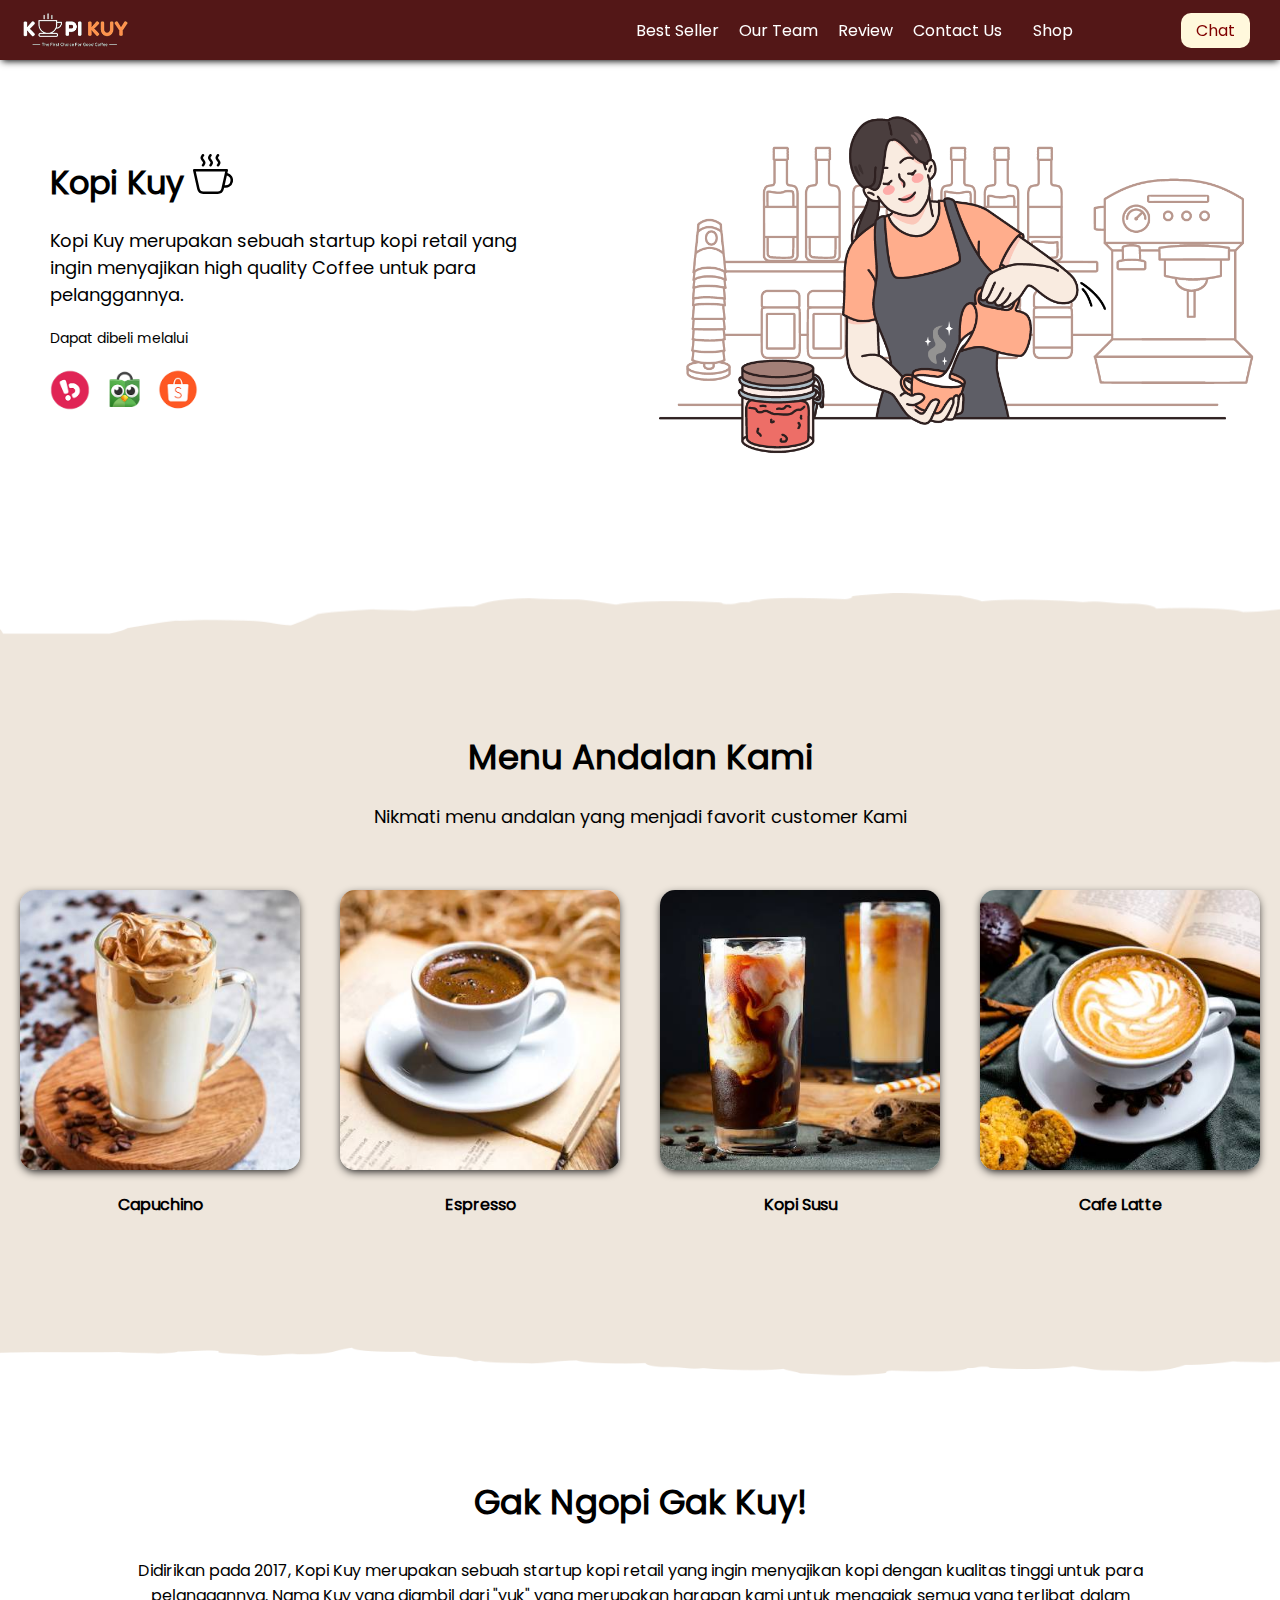
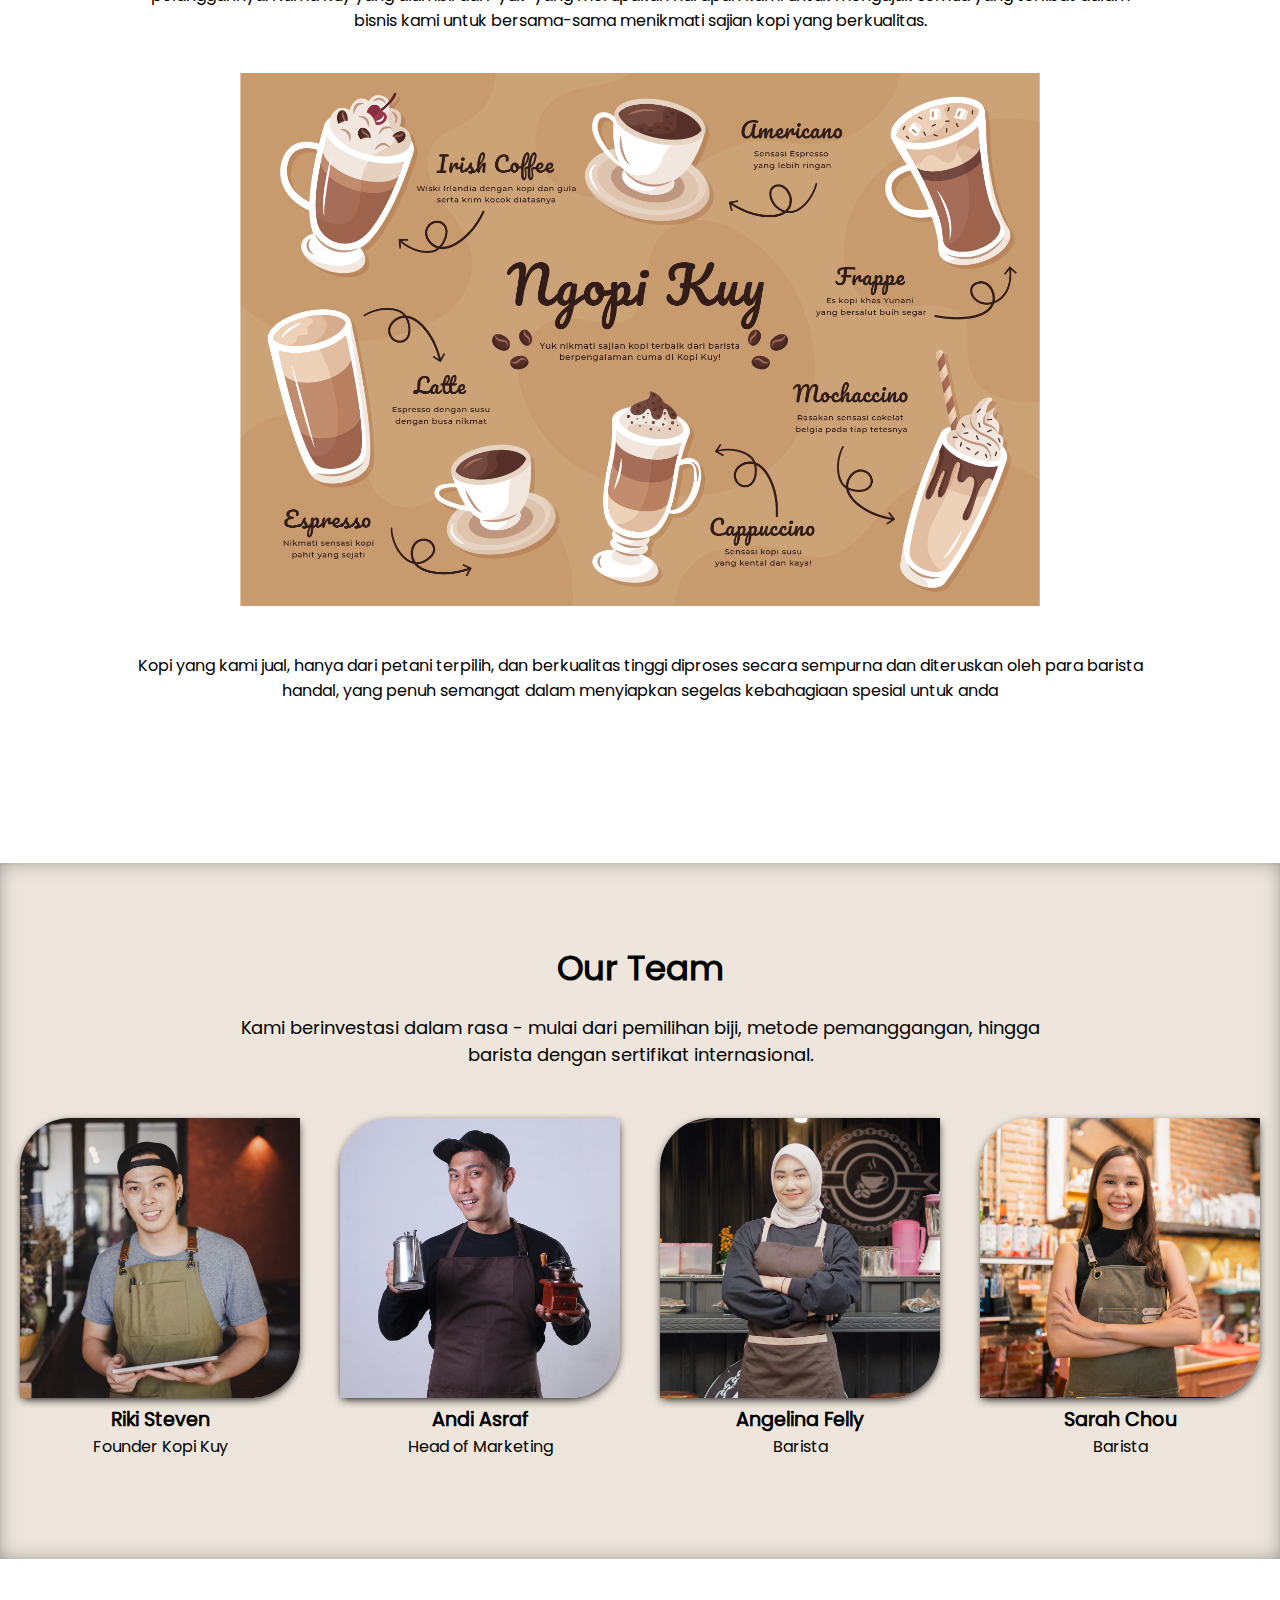
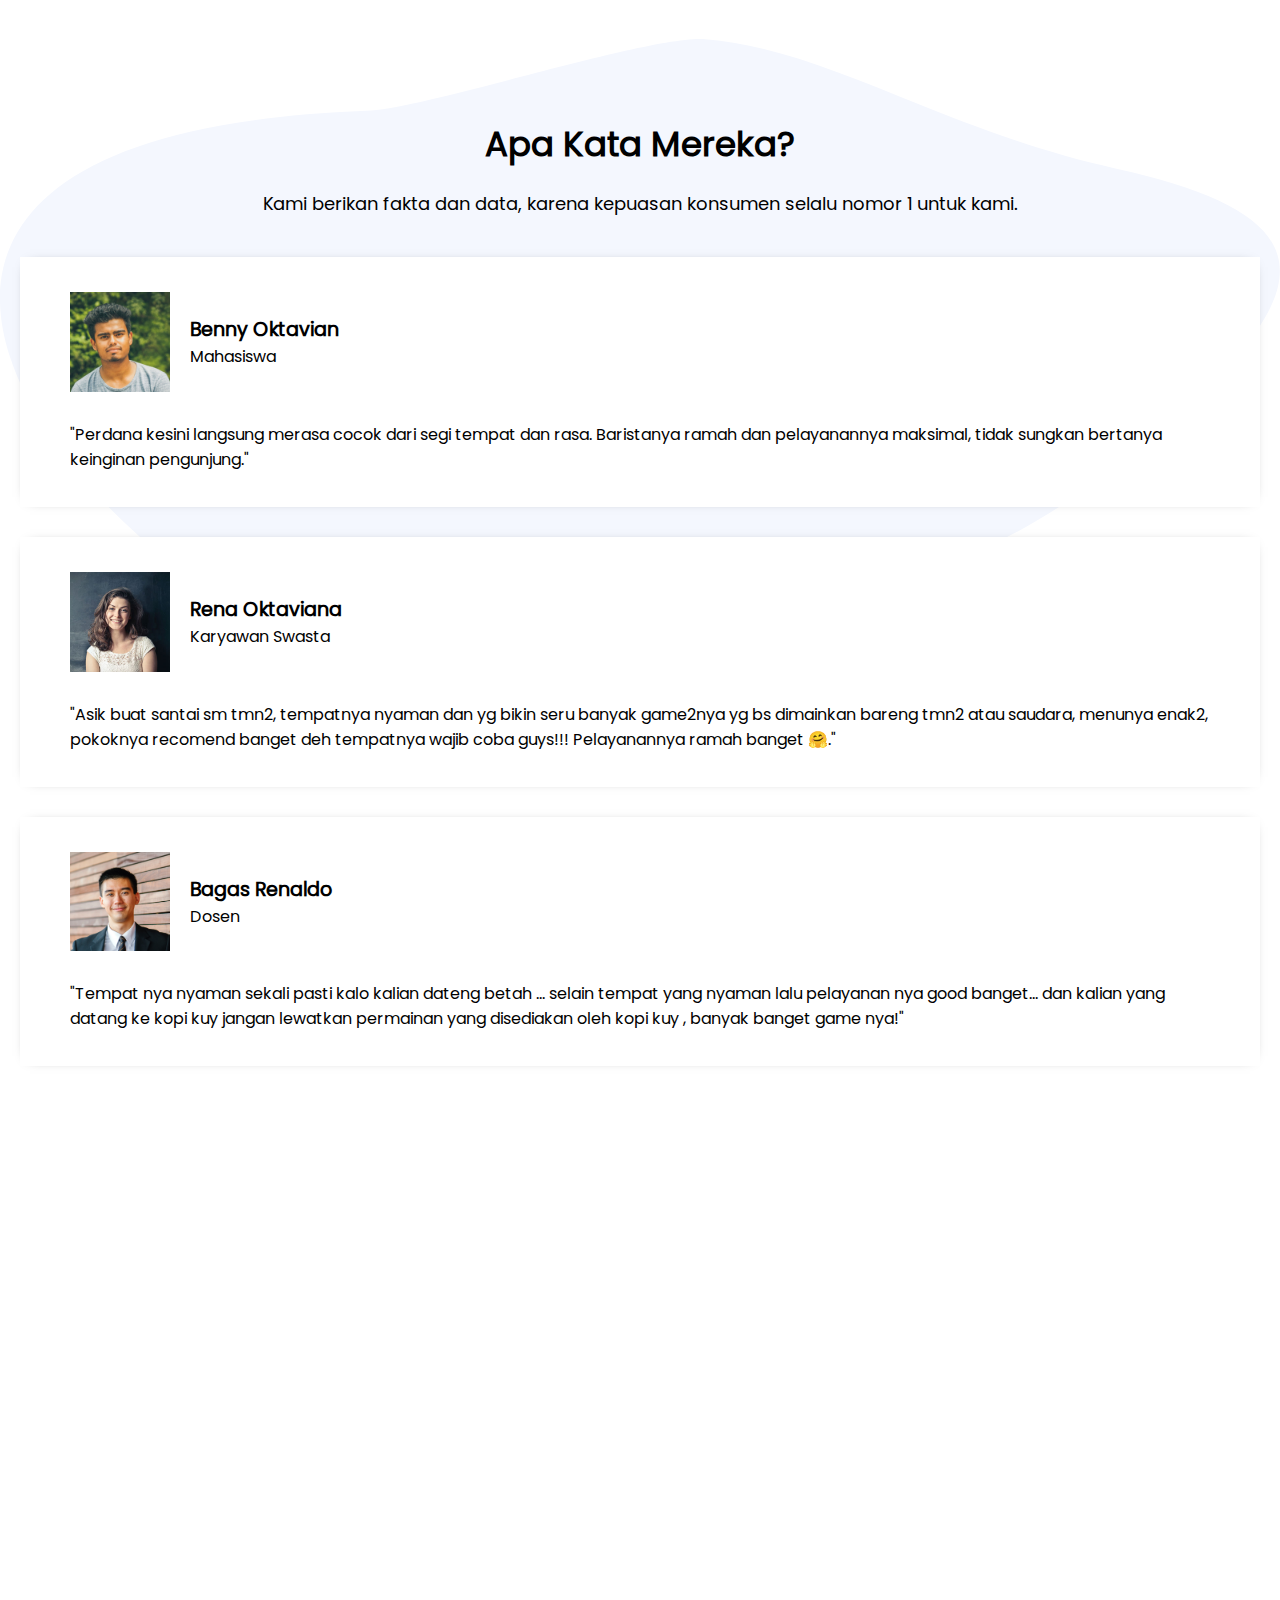
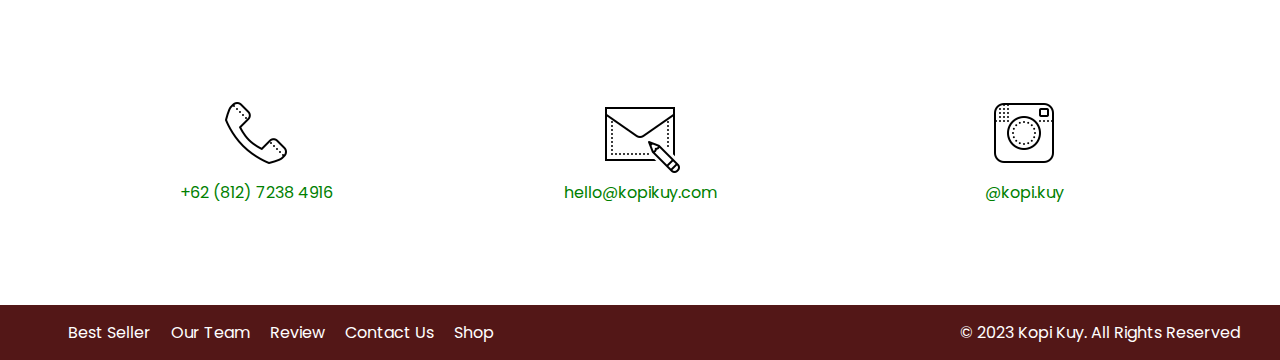
<file: index.html>
<!DOCTYPE html>
<html lang="id">

<head>
    <meta charset="UTF-8">
    <meta http-equiv="X-UA-Compatible" content="IE=edge">
    <meta name="viewport" content="width=device-width, initial-scale=1.0">
    <link rel="shortcut icon" href="images/favicon.ico" type="image/x-icon">
    <title>Website Kopi Kuy</title>
    <link rel="stylesheet" href="css/style.css">
</head>

<body>
    <nav>
        <div class="baris">
            <img class="logo" src="images/logo/logo_kuy.png">
            <div class="navigasi">
                <a href="#best-seller">Best Seller</a>
                <a href="#our-team">Our Team</a>
                <a href="#review">Review</a>
                <a href="#contact-us">Contact Us</a>
            </div>
            <a class="shop" href="produk.html">Shop</a>
            <a class="chat" href="https://wa.me/6281272384916?text=Halo saya mau beli kopi" target="_blank">Chat</a>
        </div>
    </nav>

    <!-- Tulis Kode Setelah panah di bawah ini -->
    <header>
        <div class="baris">
            <div class="col-kiri">
                <h1 class="judul-header">Kopi Kuy <img src="images/icon/icon_kopi.svg"></h1>
    
                <p class="subjudul-header">Kopi Kuy merupakan sebuah startup kopi retail yang ingin menyajikan high
                    quality Coffee untuk para pelanggannya.</p>
                <p class="dapat-dibeli">Dapat dibeli melalui</p>
    
                <div class="olshop">
                    <img src="images/logo/logo_bukalapak.png" alt="">
                    <img src="images/logo/logo_tokopedia.png" alt="">
                    <img src="images/logo/logo_shopee.png" alt="">
                </div>
            </div>
    
            <img class="col-kanan" src="images/header/header1.png">
        </div>
    </header>

<section id="best-seller" class="best-seller">
    <h2 class="judul-best-seller">Menu Andalan Kami</h2>
    <p class="subjudul-best-seller">Nikmati menu andalan yang menjadi favorit customer Kami</p>

    <div class="baris">
        <div class="col-produk">
            <img src="images/produk/product_capuchino.jpg" alt="">
            <p class="nama-produk">Capuchino</p>
        </div>
        <div class="col-produk">
            <img src="images/produk/product_espresso.jpg" alt="">
            <p class="nama-produk">Espresso</p>
        </div>
        <div class="col-produk">
            <img src="images/produk/product_kopi_susu.jpg" alt="">
            <p class="nama-produk">Kopi Susu</p>
        </div>
        <div class="col-produk">
            <img src="images/produk/product_latte.jpg" alt="">
            <p class="nama-produk">Cafe Latte</p>
        </div>
    </div>
</section>

<section class="about-us" id="about-us">
    <h2 class="judul-about-us">
        Gak Ngopi Gak Kuy!
    </h2>
    <p class="tentang-about-us">
        Didirikan pada 2017, Kopi Kuy merupakan sebuah startup kopi retail 
    yang ingin menyajikan kopi dengan kualitas tinggi untuk para pelanggannya. 
    Nama Kuy yang diambil dari "yuk" yang merupakan harapan kami untuk mengajak semua 
    yang terlibat dalam bisnis kami untuk bersama-sama menikmati sajian kopi yang berkualitas.
    </p>
    <img src="images/aset_kopi_jumbo.png" alt="">
    <p class="penjelasan-about-us">
        Kopi yang kami jual, hanya dari petani terpilih, dan berkualitas tinggi diproses 
    secara sempurna dan diteruskan oleh para barista handal, yang penuh semangat 
    dalam menyiapkan segelas kebahagiaan spesial untuk anda
    </p>
</section>

<section class="our-team" id="our-team">
    <h2 class="judul-team">Our Team</h2>
    <p class="subjudul-team">Kami berinvestasi dalam rasa - mulai dari pemilihan biji, metode pemanggangan,
        hingga barista dengan sertifikat internasional. </p>

    <div class="baris">
        <div class="col-team">
            <img src="images/team/team1.jpg">
            <h3>Riki Steven</h3>
            <p>Founder Kopi Kuy</p>
        </div>
        <div class="col-team">
            <img src="images/team/team2.jpg">
            <h3>Andi Asraf</h3>
            <p>Head of Marketing</p>
        </div>

        <div class="col-team">
            <img src="images/team/team3.jpg">
            <h3>Angelina Felly</h3>
            <p>Barista</p>
        </div>

        <div class="col-team">
            <img src="images/team/team4.jpg">
            <h3>Sarah Chou</h3>
            <p>Barista</p>
        </div>
    </div>
</section>

<section id="review" class="review">
    <h2 class="judul-review">Apa Kata Mereka?</h2>

    <p class="subjudul-review">Kami berikan fakta dan data, karena kepuasan konsumen selalu nomor 1 untuk kami.</p>

    <div class="baris">
        <div class="col-review">
            <div class="profile">
                <img src="images/customer/customer1.jpg">
                <div class="nama-profile">
                    <h3>Benny Oktavian</h3>
                    <p>Mahasiswa</p>
                </div>
            </div>
            <p class="testimoni">"Perdana kesini langsung merasa cocok dari segi tempat dan rasa. Baristanya ramah
                dan pelayanannya maksimal, tidak sungkan bertanya keinginan pengunjung."</p>
        </div>
        <div class="col-review">
            <div class="profile">
                <img src="images/customer/customer2.jpg">
                <div class="nama-profile">
                    <h3>Rena Oktaviana</h3>
                    <p>Karyawan Swasta</p>
                </div>
            </div>
            <p class="testimoni">"Asik buat santai sm tmn2, tempatnya nyaman dan yg bikin seru banyak game2nya yg bs
                dimainkan bareng tmn2 atau saudara, menunya enak2, pokoknya recomend banget deh
                tempatnya wajib coba guys!!! Pelayanannya ramah banget 🤗."</p>
        </div>
        <div class="col-review">
            <div class="profile">
                <img src="images/customer/customer3.jpg">
                <div class="nama-profile">
                    <h3>Bagas Renaldo</h3>
                    <p>Dosen</p>
                </div>
            </div>
            <p class="testimoni">"Tempat nya nyaman sekali pasti kalo kalian dateng betah ... selain tempat yang
                nyaman lalu pelayanan nya good banget... dan kalian yang datang ke kopi kuy jangan
                lewatkan permainan yang disediakan oleh kopi kuy , banyak banget game nya!"</p>
        </div>
    </div>
</section>

<section class="contact-us" id="contact-us">
    <iframe
        src="https://www.google.com/maps/embed?pb=!1m14!1m8!1m3!1d7932.741866032694!2d106.668581!3d-6.214715!3m2!1i1024!2i768!4f13.1!3m3!1m2!1s0x2e69f9912c7f297b%3A0xe5a3a671dae861ab!2sKopi%20kuy!5e0!3m2!1sid!2sid!4v1680617229460!5m2!1sid!2sid"
        width="100%" height="300" style="border:0;" allowfullscreen="" loading="lazy"
        referrerpolicy="no-referrer-when-downgrade"></iframe>
    <div class="baris">
        <div class="col-kontak">
            <img src="images/icon/icon_phone.png">
            <p>+62 (812) 7238 4916</p>
        </div>
        <div class="col-kontak">
            <img src="images/icon/icon_mail.png">
            <p>hello@kopikuy.com</p>
        </div>
        <div class="col-kontak">
            <img src="images/icon/icon_instagram.png">
            <a href="https://www.instagram.com/fa1zar/" role="button">
                <p>@kopi.kuy</p>
            </a>
        </div>
    </div>
</section>

<footer>
    <div class="baris">
        <div class="navigasi">
            <a href="#best-seller">Best Seller</a>
            <a href="#our-team">Our Team</a>
            <a href="#review">Review</a>
            <a href="#contact-us">Contact Us</a>
            <a href="produk.html">Shop</a>
        </div>
        <p class="copyright">© 2023 Kopi Kuy. All Rights Reserved</p>
    </div>
</footer>
    <!--
        Kode HTML tidak boleh lewat dari batas ini
        Pastikan setiap section di tutup
        misalnya kode best-seller harus ada
        di bawah kode </header> (perhatikan ada garis miringnya
        dan setiap section harus setelah kode </section>
        jangan menulis section di dalam section
    -->

</body>
</html>
</file>
<file: css/style.css>
/* Pengaturan Global */

/* Mendaftarkan font ke dalam CSS, dan memberi nama family */
@font-face {
   font-family: 'Poppins';
   src: url(../fonts/poppins.woff2);
}

* {
   box-sizing: border-box;
   margin: 0;
   padding: 0;
}

html {
   /* agar scroll ketika klik pada navigasi menjadi halus */
   scroll-behavior: smooth;
}

body {
   /* mendaftarkan semua teks pada body menjadi family Poppins */
   font-family: 'Poppins';
}

a {
   /* menghilangkan garis bawah pada link */
   text-decoration: none;

   /* menghilangkan warna bawaan pada link */
   color: unset;
}

h2 {
   /* mengatur ukuran huruf ke 34 pixel */
   font-size: 34px;
}

h3 {
   /* mengatur ukuran huruf ke 1.2rem */
   font-size: 1.2rem;
}

h1,
h2,
h3 {
   /* mengatur tebal huruf */
   font-weight: bold;
}

img {
   /* 
      mengatur agar semua elemen img memiliki panjang maksimal 100% agar
      tidak besar gambar tidak melebihi layar ataupun pembungkus
   */
   max-width: 100%;
}

/* Navigasi */

nav {
   /* background-color mengatur warna latar belakang */
   background-color: red;

   /* penulisan 2 background-color seperti ini akan mengabaikan penulisan sebelumnya */
   background-color: rgb(83, 23, 23);

   /* box-shadow membuat efek bayangan */
   box-shadow: 0 3px 7px -2px #000;

   /* width mengatur panjang elemen */
   width: 100%;
   padding-top: 10px;
   padding-bottom: 10px;

   /* position mengatur posisi elemen, static untuk biasa, fixed untuk efek menempel */
   position: fixed;

   /* Nilai z-index semakin besar, maka elemen akan semakin di depan */
   z-index: 500;
}

/* 
   PERHATIKAN bahwa dalam mengatur elemen, nama elemen langsung ditulis
   sedangkan untuk mengatur class, dibutuhkan tanda titik (.) terlebih dulu
   img {} berarti elemen dengan tag img, 
   sedangkan .img artinya elemen dengan kelas img   
*/

.baris {
   /* 
      display: flex memiliki pengaturan yang dapat mengatur agar elemen
      di dalamnya memiliki ukuran yang fleksibel
   */
   display: flex;

   /* 
      align-items: center mengatur elemen di dalamnya rata tengah vertikal
   */
   align-items: center;

   /* 
      justify-content: center mengatur elemen di dalamnya rata tengah horizontal
   */
   justify-content: center;

   /* 
      flex-wrap: wrap mengatur agar jika panjang elemen berlebih, maka elemen
      akan otomatis diletakan di baris baru
   */
   flex-wrap: wrap;
}

section {
   /* text-align mengatur rata tulisan, bisa bernilai: left, right, center, justify */
   text-align: center;
}

.logo {
   /* height mengatur tinggi elemen */
   height: 40px;
   margin-left: 20px;
}

.navigasi {
   margin-left: auto;
   margin-right: 15px;
}

.navigasi a,
.shop {
   color: #fff;
   padding-left: 8px;
   padding-right: 8px;
}

.navigasi a:hover[href="#best-seller"] {
   background-color: #FFF8DC;
   border-radius: 80px;
   color: #000;
}

.navigasi a:hover[href="#our-team"] {
   background-color: #FFF8DC;
   border-radius: 80px;
   color: #000;
}

.navigasi a:hover[href="#review"] {
   background-color: #FFF8DC;
   border-radius: 80px;
   color: #000;
}

.navigasi a:hover[href="#contact-us"] {
   background-color: #FFF8DC;
   border-radius: 80px;
   color: #000;
}

.shop {
   margin-right: 100px;
}

.chat {
   margin-right: 30px;
   background-color: #FFF8DC;
   color: #800000;
   padding-top: 5px;
   padding-right: 15px;
   padding-bottom: 5px;
   padding-left: 15px;
   border-radius: 10px;
}


/* HEADER */


header,
section {
   /*
    padding mengatur jarak ke dalam
    pada padding dan margin ditambahkan top / right / bottom / top 
    untuk mengatur jarak masing-masing 
   */
   padding-top: 80px;
   padding-bottom: 80px;

   /* margin mengatur jarak ke luar */
   margin-bottom: 80px;
}

/* penulisan CSS dapat digabung dengan beberapa elemen */
.col-kiri,
.col-kanan {
   /* width mengatur panjang elemen. 50% artinya setengah ukuran pembungkus */
   width: 50%;
}

.col-kiri {
   padding-left: 50px;
   padding-right: 120px;
}

.judul-header {
   margin-bottom: 20px;
}

.subjudul-header {
   /* font-size digunakan untuk mengatur ukuran huruf */
   font-size: 18px;
}

.dapat-dibeli {
   margin-top: 20px;
   margin-bottom: 20px;
   font-size: 14px;
}

.olshop img {
   width: 40px;

   /* height digunakan untuk mengatur tinggi elemen */
   height: auto;
   margin-right: 10px;
}

/* Best Seller */

.best-seller {
   position: relative;

   /* background-color mengatur warna latar belakang elemen */
   background-color: #EEE6DC;
}

/* 
terkait position, after, dan before memerlukan pemahaman mendalam
terkait layout pada CSS untuk dapat memahami secara penuh 
*/

.best-seller::before,
.best-seller::after {
   position: absolute;
   content: "";
   width: 100%;
   height: 76px;

   /* background-image untuk menambahkan gambar sebagai background */
   background-image: url(../images/garis-atas.png);

   /*background-size agar gambar latar menyesuaikan tinggi / panjang elemen */
   background-size: cover;

   top: -60px;
   left: 0;
}

.best-seller::after {
   height: 60px;
   background-image: url(../images/garis-bawah.png);
   top: unset;
   bottom: -60px;
}

.judul-best-seller {
   margin-bottom: 20px;
}

.subjudul-best-seller {
   font-size: 18px;
   margin-bottom: 40px;
}

.col-produk {
   /* 
      Penulisan padding dan margin seperti padding:20px ini penulisan singkat 
      yang berarti top, right, bottom, left nilainya sama, yaitu 20px 
   */
   padding: 20px;
   width: 25%;
}

.col-produk img {
   /* transition membuat animasi transisi dari perubahan style, 0.3s berarti 0.3 detik */
   transition: all 0.3s ease;

   /* border-radius  Membuat sudut membulat */
   border-radius: 15px;

   /* box-shadow membuat efek bayangan */
   box-shadow: 0 3px 10px -2px #000;
}

/* :hover akan dijalankan saat mouse ada di atas elemen */
.col-produk img:hover {

   /* membuat transformasi, bisa berupa scale(1.05), rotate(180deg), translateY(-50px), dsb */
   transform: scale(0.9);
   border-radius: 50%;
}

.nama-produk {
   margin-top: 15px;
   font-weight: bold;
}

/* About US */

.about-us {
   /* max-width: 80%; mengatur panjang maksimal elemen tidak boleh melebihi 80% layar */
   max-width: 80%;

   /* margin-left dan margin-right auto akan membuat posisi elemen berada di tengah */
   margin-left: auto;
   margin-right: auto;
}

.judul-about-us {
   margin-bottom: 30px;
}

/* 
   penulisan .about-us img {} berarti mengatur elemen img 
   yang ada di dalam elemen dengan kelas about-us 
   harap perhatikan .about-us dan image dipisahkan spasi
   penulisan class diawali titik (.) penulisan elemen tidak
*/
.about-us img {
   /* 
      Penulisan width: 800px dan max-width: 100% mengatur agar
      elemen memiliki panjang 800px namun tidak boleh melebihi 100% ukuran layar
   */
   width: 800px;
   max-width: 100%;
}

.tentang-about-us {
   margin-bottom: 40px;
}

.penjelasan-about-us {
   margin-top: 40px;
}

/* OUR TEAM */

.our-team {
   background-color: #EEE6DC;
   box-shadow: inset 0px 0px 23px -6px #707070;
}

.judul-team {
   margin-bottom: 20px;
}

.subjudul-team {
   margin-bottom: 30px;
   font-size: 18px;
   width: 800px;
   max-width: 90%;
   margin-left: auto;
   margin-right: auto;
}

.col-team {
   width: 25%;
   padding: 20px;
}

.col-team img {
   box-shadow: 0 3px 10px -2px #000;
   border-radius: 50px 0px 50px 0px;
}


/* REVIEW */

.review {
   background-image: url(../images/bg-review.svg);
   /* 
      background-size: contain;
      membuat gambar latar belakang tidak terpotong
   */
   background-size: contain;

   /* 
      background-repeat: no-repeat;
      membuat gambar latar belakang tidak diulang (duplikat)
   */
   background-repeat: no-repeat;
   padding-left: 20px;
   padding-right: 20px;
}

.judul-review {
   margin-bottom: 20px;
}

.subjudul-review {
   margin-bottom: 40px;
   font-size: 18px;
}

.review .baris {
   justify-content: space-around;
   /* align-items: stretch; membuat tinggi elemen di dalam .review .baris seragam */
   align-items: stretch;
}

.col-review {
   width: 30%;
   padding: 35px 50px;
   box-shadow: 0px 0px 12px -10px #000;
   background-color: #fff;
}

.profile {
   display: flex;
   margin-bottom: 30px;
   align-items: center;
}

/* mengatur elemen img yang ada di dalam class(.) profile */
.profile img {
   width: 100px;
   margin-right: 20px;
}

.profile .nama-profile {
   text-align: left;
}

/* CONTACT US */
.contact-us {
   margin-bottom: 20px;
}

.col-kontak {
   width: 30%;
   margin-top: 50px;
   /* color mengatur warna tulisan */
   color: green;
}

/* FOOTER */

footer {
   background-color: rgb(83, 23, 23);
   padding-top: 15px;
   padding-bottom: 15px;
   color: #fff;
   padding-right: 40px;
   padding-left: 40px;
}

footer .navigasi {
   margin-left: 20px;
   margin-right: auto;
}

/* UNTUK RESPONSIF DI BAWAH */
@media (max-width:600px) {
   
   .navigasi {
      display: none;
   }

   .shop {
      margin-right: 20px;
      margin-left: auto;
   }

   .col-kiri,
   .col-kanan {
      width: 100%;
      padding: 20px;
      text-align: center;
   }
}
.col-team,
   .col-produk {
      width: 25%;
   }

   .col-review {
      width: 100%;
      margin-bottom: 30px;
      text-align: left;
   }
</file>
